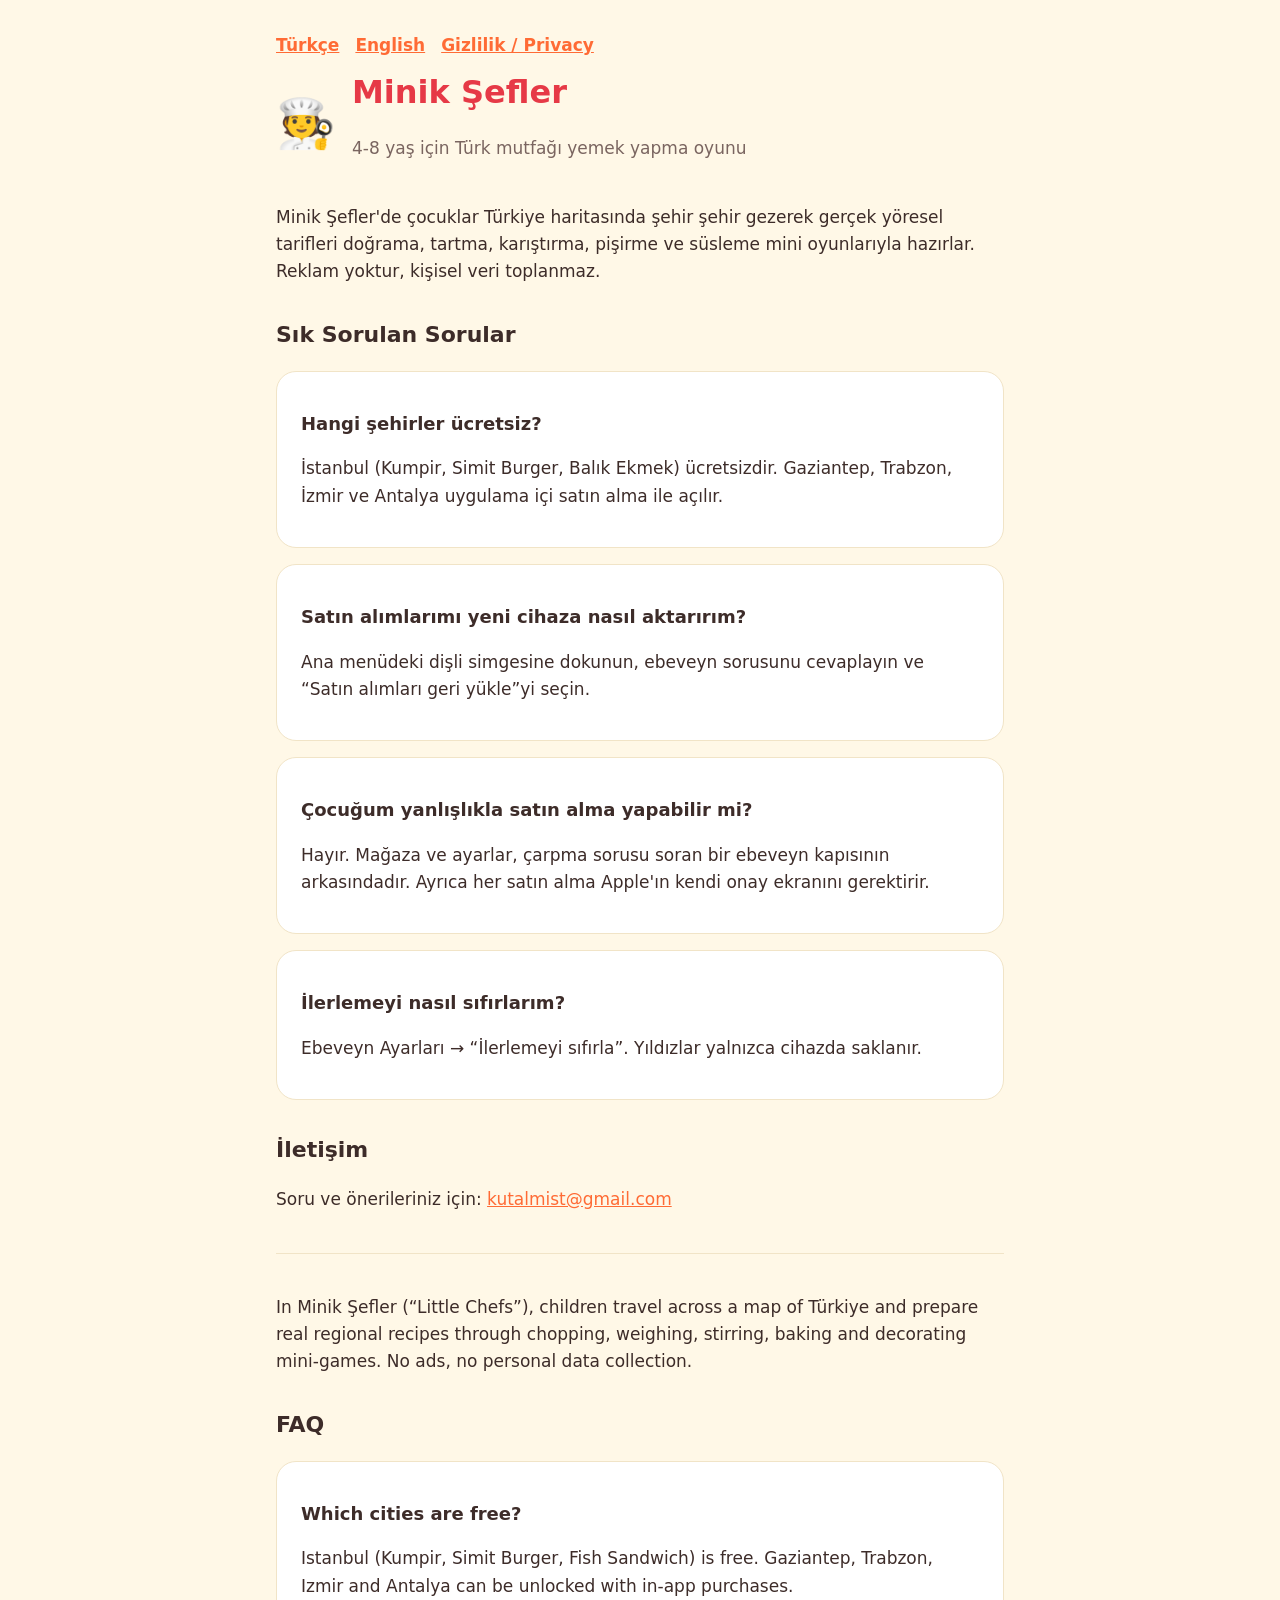
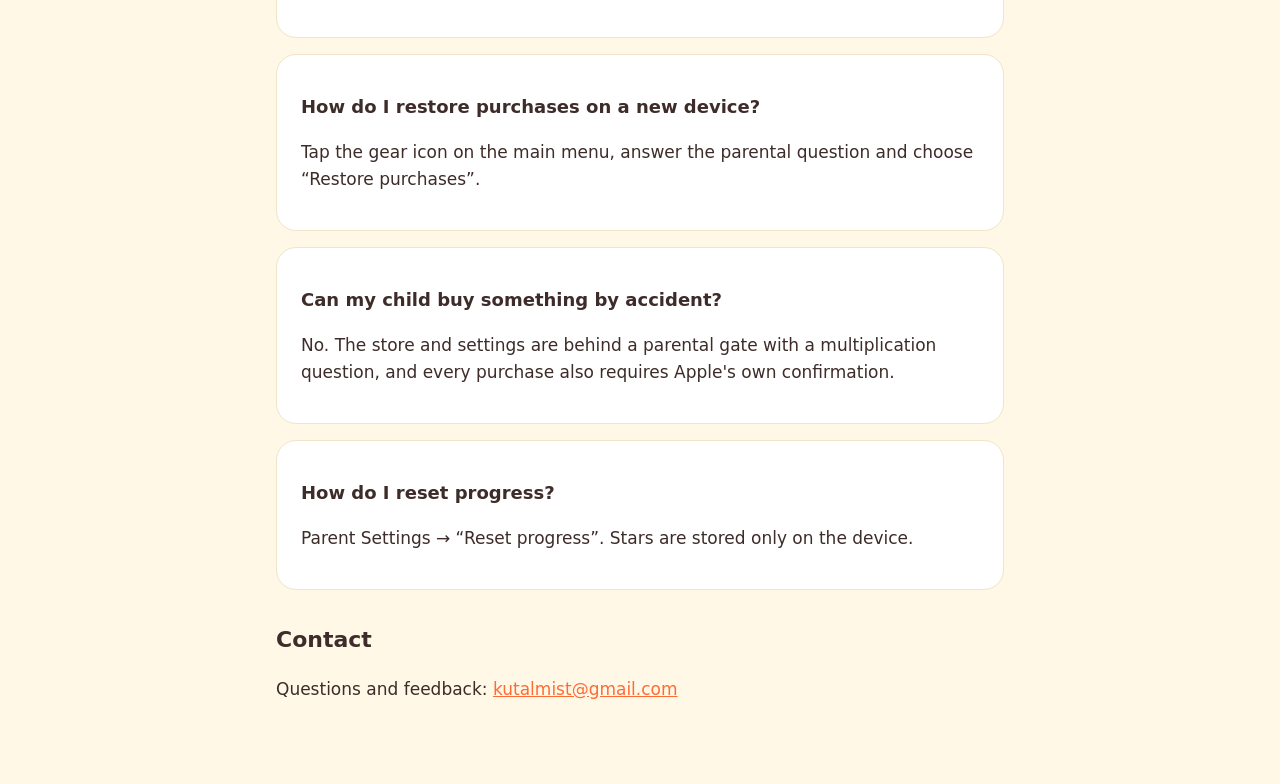
<file: index.html>
<!doctype html>
<html lang="tr">
<head>
  <meta charset="utf-8">
  <meta name="viewport" content="width=device-width, initial-scale=1">
  <title>Minik Şefler – Destek</title>
  <link rel="stylesheet" href="style.css">
</head>
<body>
<main>
  <nav><a href="#tr">Türkçe</a><a href="#en">English</a><a href="privacy.html">Gizlilik / Privacy</a></nav>
  <header>
    <div class="logo" aria-hidden="true">🧑‍🍳</div>
    <div>
      <h1>Minik Şefler</h1>
      <p class="muted">4-8 yaş için Türk mutfağı yemek yapma oyunu</p>
    </div>
  </header>

  <section id="tr">
    <p>Minik Şefler'de çocuklar Türkiye haritasında şehir şehir gezerek gerçek yöresel tarifleri doğrama, tartma, karıştırma, pişirme ve süsleme mini oyunlarıyla hazırlar. Reklam yoktur, kişisel veri toplanmaz.</p>

    <h2>Sık Sorulan Sorular</h2>
    <div class="card">
      <h3>Hangi şehirler ücretsiz?</h3>
      <p>İstanbul (Kumpir, Simit Burger, Balık Ekmek) ücretsizdir. Gaziantep, Trabzon, İzmir ve Antalya uygulama içi satın alma ile açılır.</p>
    </div>
    <div class="card">
      <h3>Satın alımlarımı yeni cihaza nasıl aktarırım?</h3>
      <p>Ana menüdeki dişli simgesine dokunun, ebeveyn sorusunu cevaplayın ve “Satın alımları geri yükle”yi seçin.</p>
    </div>
    <div class="card">
      <h3>Çocuğum yanlışlıkla satın alma yapabilir mi?</h3>
      <p>Hayır. Mağaza ve ayarlar, çarpma sorusu soran bir ebeveyn kapısının arkasındadır. Ayrıca her satın alma Apple'ın kendi onay ekranını gerektirir.</p>
    </div>
    <div class="card">
      <h3>İlerlemeyi nasıl sıfırlarım?</h3>
      <p>Ebeveyn Ayarları → “İlerlemeyi sıfırla”. Yıldızlar yalnızca cihazda saklanır.</p>
    </div>

    <h2>İletişim</h2>
    <p>Soru ve önerileriniz için: <a href="mailto:kutalmist@gmail.com">kutalmist@gmail.com</a></p>
  </section>

  <hr>

  <section id="en" lang="en">
    <p>In Minik Şefler (“Little Chefs”), children travel across a map of Türkiye and prepare real regional recipes through chopping, weighing, stirring, baking and decorating mini-games. No ads, no personal data collection.</p>

    <h2>FAQ</h2>
    <div class="card">
      <h3>Which cities are free?</h3>
      <p>Istanbul (Kumpir, Simit Burger, Fish Sandwich) is free. Gaziantep, Trabzon, Izmir and Antalya can be unlocked with in-app purchases.</p>
    </div>
    <div class="card">
      <h3>How do I restore purchases on a new device?</h3>
      <p>Tap the gear icon on the main menu, answer the parental question and choose “Restore purchases”.</p>
    </div>
    <div class="card">
      <h3>Can my child buy something by accident?</h3>
      <p>No. The store and settings are behind a parental gate with a multiplication question, and every purchase also requires Apple's own confirmation.</p>
    </div>
    <div class="card">
      <h3>How do I reset progress?</h3>
      <p>Parent Settings → “Reset progress”. Stars are stored only on the device.</p>
    </div>

    <h2>Contact</h2>
    <p>Questions and feedback: <a href="mailto:kutalmist@gmail.com">kutalmist@gmail.com</a></p>
  </section>
</main>
</body>
</html>
</file>
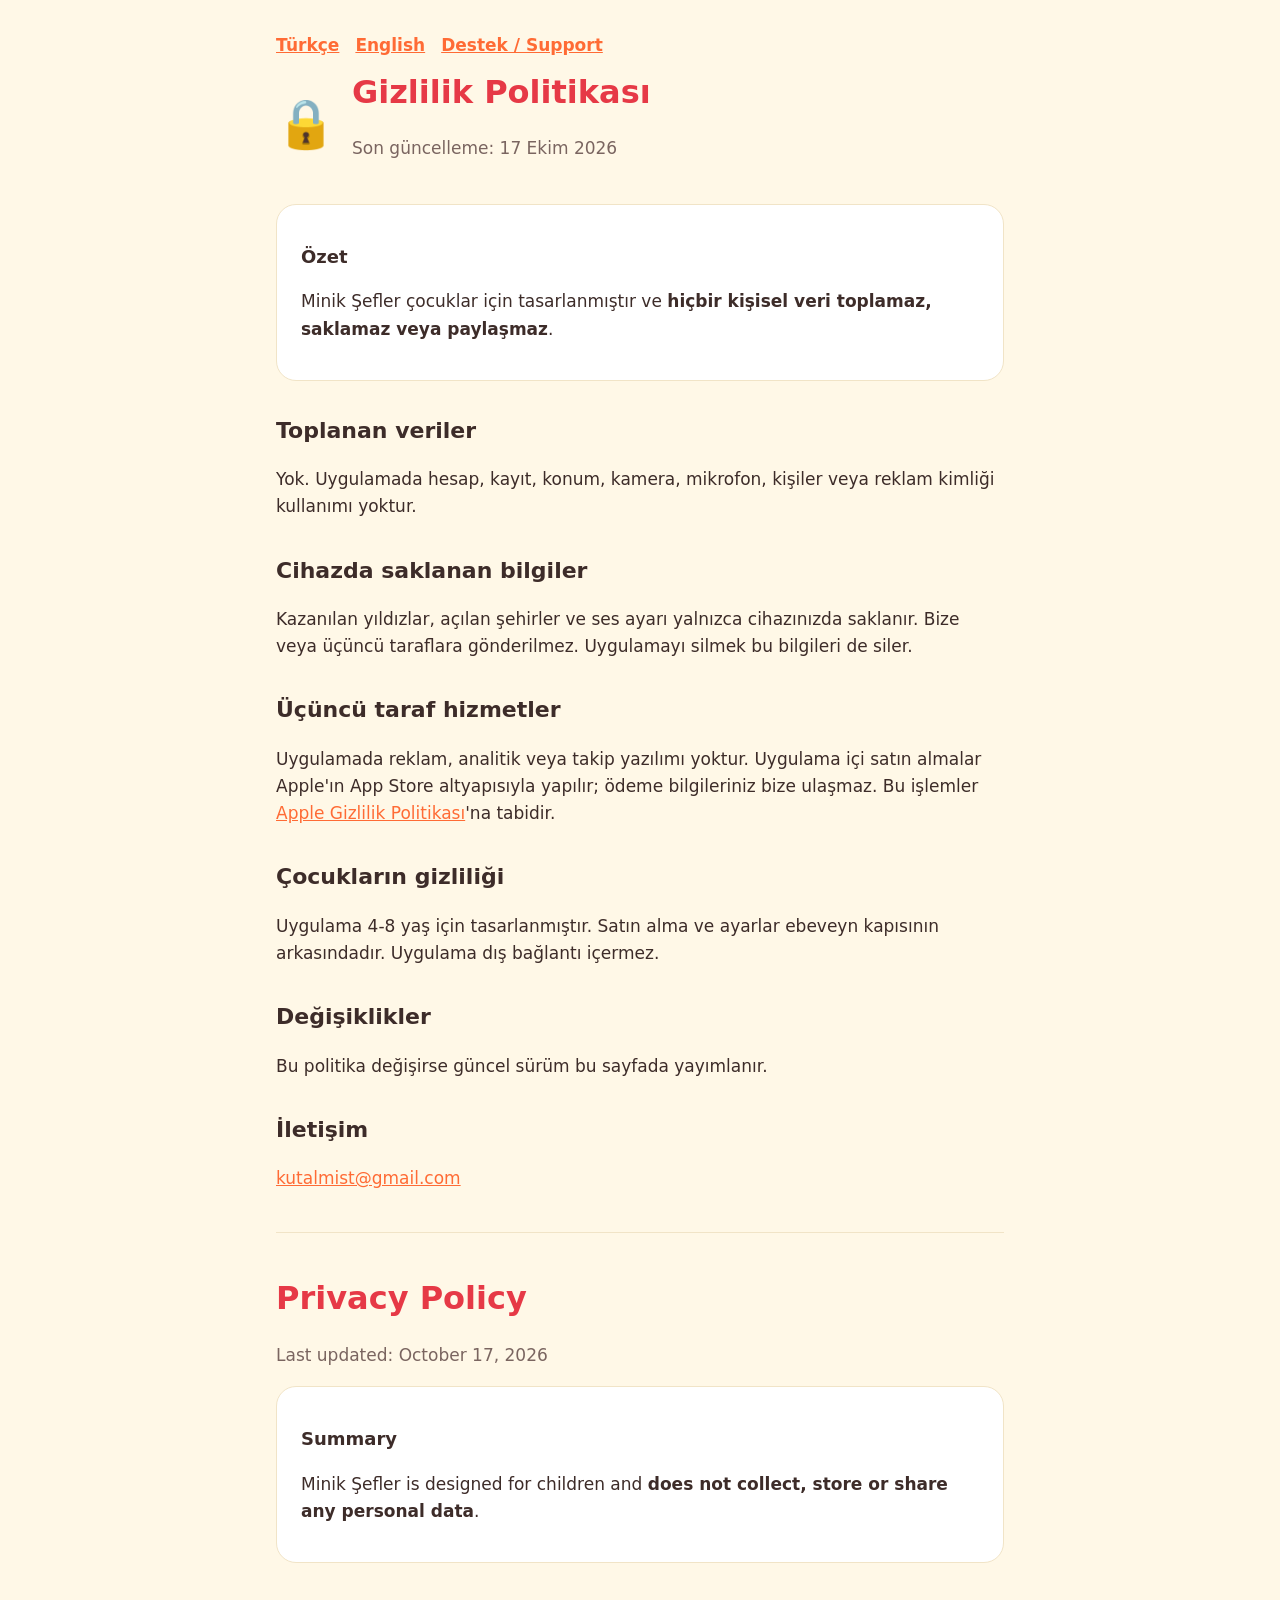
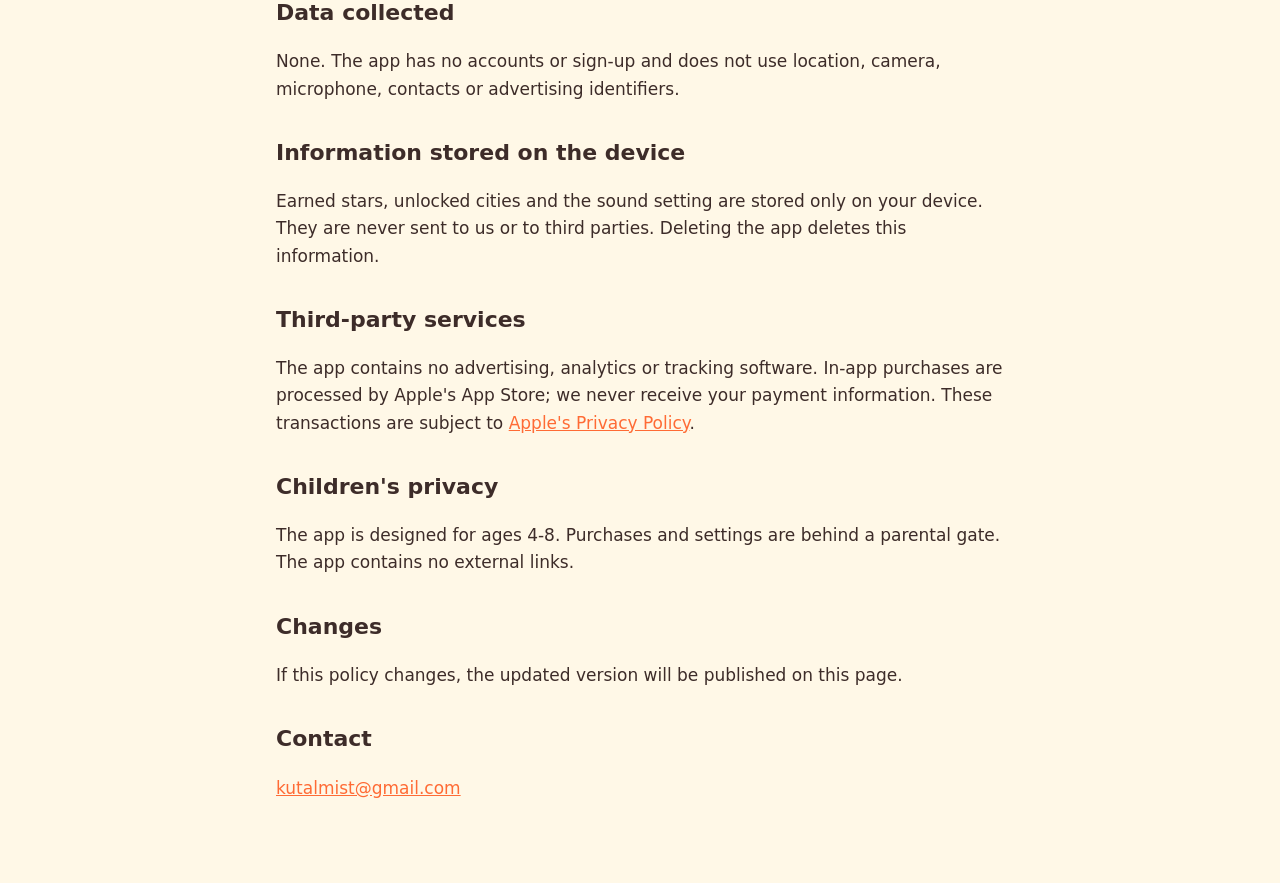
<file: privacy.html>
<!doctype html>
<html lang="tr">
<head>
  <meta charset="utf-8">
  <meta name="viewport" content="width=device-width, initial-scale=1">
  <title>Minik Şefler – Gizlilik</title>
  <link rel="stylesheet" href="style.css">
</head>
<body>
<main>
  <nav><a href="#tr">Türkçe</a><a href="#en">English</a><a href="index.html">Destek / Support</a></nav>
  <header>
    <div class="logo" aria-hidden="true">🔒</div>
    <div>
      <h1>Gizlilik Politikası</h1>
      <p class="muted">Son güncelleme: 17 Ekim 2026</p>
    </div>
  </header>

  <section id="tr">
    <div class="card">
      <h3>Özet</h3>
      <p>Minik Şefler çocuklar için tasarlanmıştır ve <strong>hiçbir kişisel veri toplamaz, saklamaz veya paylaşmaz</strong>.</p>
    </div>
    <h2>Toplanan veriler</h2>
    <p>Yok. Uygulamada hesap, kayıt, konum, kamera, mikrofon, kişiler veya reklam kimliği kullanımı yoktur.</p>
    <h2>Cihazda saklanan bilgiler</h2>
    <p>Kazanılan yıldızlar, açılan şehirler ve ses ayarı yalnızca cihazınızda saklanır. Bize veya üçüncü taraflara gönderilmez. Uygulamayı silmek bu bilgileri de siler.</p>
    <h2>Üçüncü taraf hizmetler</h2>
    <p>Uygulamada reklam, analitik veya takip yazılımı yoktur. Uygulama içi satın almalar Apple'ın App Store altyapısıyla yapılır; ödeme bilgileriniz bize ulaşmaz. Bu işlemler <a href="https://www.apple.com/legal/privacy/">Apple Gizlilik Politikası</a>'na tabidir.</p>
    <h2>Çocukların gizliliği</h2>
    <p>Uygulama 4-8 yaş için tasarlanmıştır. Satın alma ve ayarlar ebeveyn kapısının arkasındadır. Uygulama dış bağlantı içermez.</p>
    <h2>Değişiklikler</h2>
    <p>Bu politika değişirse güncel sürüm bu sayfada yayımlanır.</p>
    <h2>İletişim</h2>
    <p><a href="mailto:kutalmist@gmail.com">kutalmist@gmail.com</a></p>
  </section>

  <hr>

  <section id="en" lang="en">
    <h1>Privacy Policy</h1>
    <p class="muted">Last updated: October 17, 2026</p>
    <div class="card">
      <h3>Summary</h3>
      <p>Minik Şefler is designed for children and <strong>does not collect, store or share any personal data</strong>.</p>
    </div>
    <h2>Data collected</h2>
    <p>None. The app has no accounts or sign-up and does not use location, camera, microphone, contacts or advertising identifiers.</p>
    <h2>Information stored on the device</h2>
    <p>Earned stars, unlocked cities and the sound setting are stored only on your device. They are never sent to us or to third parties. Deleting the app deletes this information.</p>
    <h2>Third-party services</h2>
    <p>The app contains no advertising, analytics or tracking software. In-app purchases are processed by Apple's App Store; we never receive your payment information. These transactions are subject to <a href="https://www.apple.com/legal/privacy/">Apple's Privacy Policy</a>.</p>
    <h2>Children's privacy</h2>
    <p>The app is designed for ages 4-8. Purchases and settings are behind a parental gate. The app contains no external links.</p>
    <h2>Changes</h2>
    <p>If this policy changes, the updated version will be published on this page.</p>
    <h2>Contact</h2>
    <p><a href="mailto:kutalmist@gmail.com">kutalmist@gmail.com</a></p>
  </section>
</main>
</body>
</html>
</file>
<file: style.css>
:root {
  --bg: #FFF8E7; --card: #FFFFFF; --ink: #3D2C29; --soft: #7A6560;
  --accent: #FF6B35; --red: #E63946; --line: #F1E4C7;
  color-scheme: light dark;
}
@media (prefers-color-scheme: dark) {
  :root { --bg: #1E1816; --card: #2A2220; --ink: #F6EDE4; --soft: #C2B2AB; --line: #3A2F2B; }
}
* { box-sizing: border-box; }
body {
  margin: 0; background: var(--bg); color: var(--ink);
  font: 17px/1.6 ui-rounded, "SF Pro Rounded", -apple-system, system-ui, sans-serif;
}
main { max-width: 760px; margin: 0 auto; padding: 32px 16px 64px; }
header { display: flex; align-items: center; gap: 16px; margin-bottom: 24px; }
header .logo { font-size: 48px; }
h1 { margin: 0; color: var(--red); font-size: 32px; }
h2 { margin-top: 32px; font-size: 22px; }
h3 { margin-bottom: 4px; font-size: 18px; }
p, li { color: var(--ink); }
.muted { color: var(--soft); }
.card { background: var(--card); border: 1px solid var(--line); border-radius: 20px; padding: 20px 24px; margin: 16px 0; }
a { color: var(--accent); }
nav { display: flex; gap: 16px; margin-bottom: 8px; font-weight: 600; }
hr { border: none; border-top: 1px solid var(--line); margin: 40px 0; }
</file>
